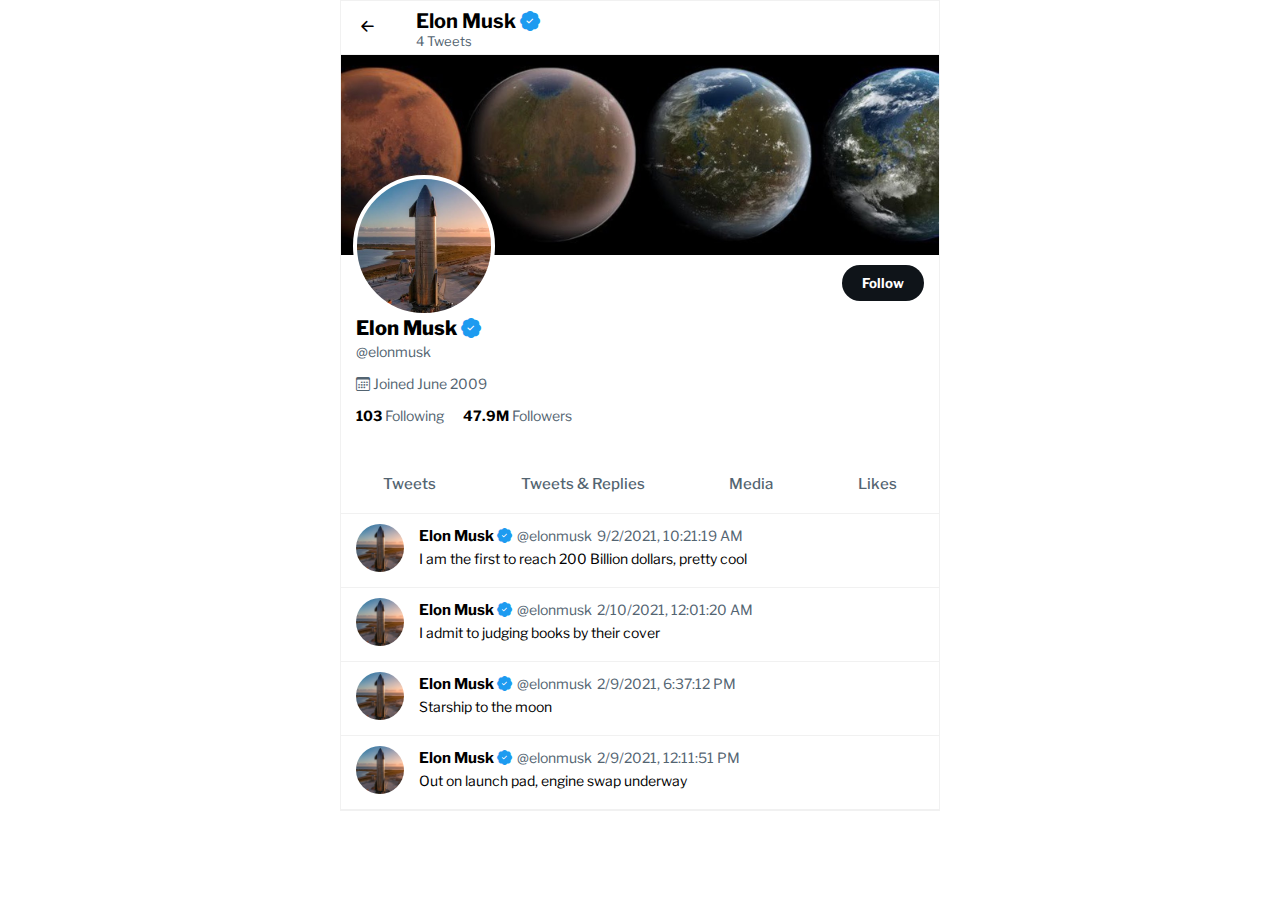
<file: index.html>
<!DOCTYPE html>
<html lang="en">
<head>
  <meta charset="UTF-8">
  <meta http-equiv="X-UA-Compatible" content="IE=edge">
  <meta name="viewport" content="width=device-width, initial-scale=1.0">
  <title>Document</title>
  <script defer src="index.js"></script>
  <link href="style.css" rel="stylesheet">
  <link rel="stylesheet" href="https://use.fontawesome.com/releases/v5.15.4/css/all.css" integrity="sha384-DyZ88mC6Up2uqS4h/KRgHuoeGwBcD4Ng9SiP4dIRy0EXTlnuz47vAwmeGwVChigm" crossorigin="anonymous">
  <link rel="stylesheet" href="https://cdn.jsdelivr.net/npm/bootstrap-icons@1.7.0/font/bootstrap-icons.css">
  <script src="https://code.jquery.com/jquery-3.6.0.js" integrity="sha256-H+K7U5CnXl1h5ywQfKtSj8PCmoN9aaq30gDh27Xc0jk=" crossorigin="anonymous"></script>
</head>
<body>
  <div class="card">
    <div class="header">
      
    </div>
    <div class="profile-card">
      <div class="cover-photo-container">
        
      </div>
      <div class="profile-image">
        <div class="overlay"></div>
      </div>
      <div class="profile-info-section">

      </div>
    </div>
    <div class="tabs-section">
      
    </div>
    <div class="tweets-section">
      
    </div>
  </div>
</body>
</html>

<!-- whole card container
      top section header
    middle section for profile picture 
  middle bar that contains tweets & media tab
bottom section that has tweets
-->
</file>
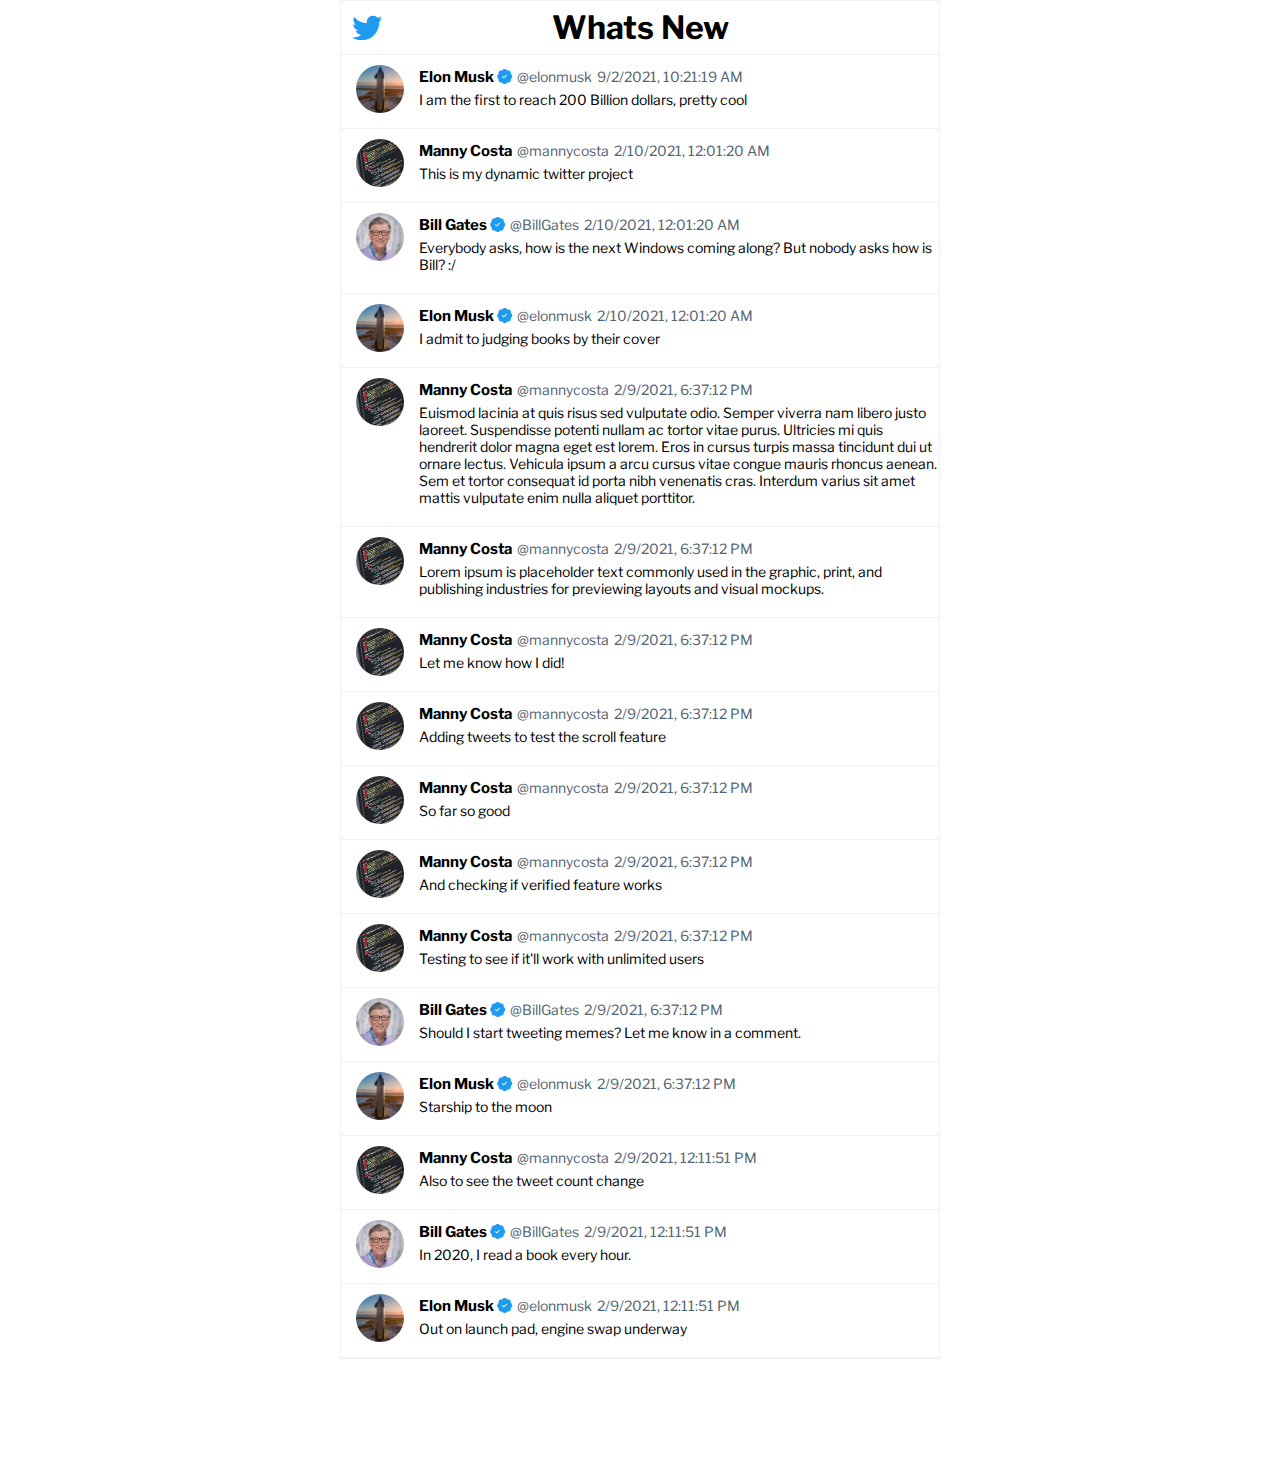
<file: timeline.html>
<!DOCTYPE html>
<html lang="en">

<head>
  <meta charset="UTF-8">
  <meta http-equiv="X-UA-Compatible" content="IE=edge">
  <meta name="viewport" content="width=device-width, initial-scale=1.0">
  <title>Document</title>
  <script defer src="timeline.js"></script>
  <link href="style.css" rel="stylesheet">
  <link rel="stylesheet" href="https://use.fontawesome.com/releases/v5.15.4/css/all.css"
    integrity="sha384-DyZ88mC6Up2uqS4h/KRgHuoeGwBcD4Ng9SiP4dIRy0EXTlnuz47vAwmeGwVChigm" crossorigin="anonymous">
  <link rel="stylesheet" href="https://cdn.jsdelivr.net/npm/bootstrap-icons@1.7.0/font/bootstrap-icons.css">
</head>

<body>
  <div class="card">
    <div class="timeline-header">
      <div class="twitter-btn">
        <button onClick="window.location.reload();"><i class="bi bi-twitter"></i></button>
      </div>
      <div class="timeline-title">
        <h1>Whats New</h1>
      </div>
      <div class="empty-space">

      </div>
    </div>
    <div class="timeline-tweets">

    </div>
</body>

</html>
</file>
<file: style.css>
@import url('https://fonts.googleapis.com/css2?family=Libre+Franklin:wght@100;200;300;400;500;600;700;800&display=swap');

* {
  margin: 0;
  font-family: 'Libre Franklin', sans-serif;
}

.card {
  margin: auto;
  width: 598px;
  border: 1px solid #f1f1f1;
  margin-bottom: 100px;
}

.bi-patch-check-fill {
  color: rgb(29, 155, 240);
}

h2 {
  font-weight: 700;
  font-size: 20px;
}

.header {
  height: 53px;
  display: flex;
  background-color: white;
  border-bottom: 1px solid #f1f1f1;
}

.timeline-header {
  height: 53px;
  display: flex;
  justify-content: space-between;
  background-color: white;
  border-bottom: 1px solid #f1f1f1;
}
.twitter-btn {
  width: 52px;
  display: flex;
  align-items: center;
  justify-content: center;

}
.timeline-header button{
  border:none;
  background: none;
  font-size: 30px;
  color: #1D9BF0;
}

.timeline-header button:hover{
  cursor: pointer;
}

.timeline-title {
  display: flex;
  align-items: center;
}
.empty-space {
  width: 52px;
}
.sticky {
  position: fixed;
  top: 0;
  width: 598px;
  z-index: 1;
}

.timeline-btn {
  font-size: 25px;
  border: none;
  margin: 8px;
  margin-right: 30px;
  padding: 3px 6px;
  background-color: white;
  border-radius: 50%;
  transition: background-color .15s ease-in-out;
}

.timeline-btn:hover {
  cursor: pointer;
  background-color: #f1f1f1;
  transition: background-color .15s ease-in-out;
}

.sticky-btn {
  visibility: hidden;
  border: none;
  color: white;
  background-color: rgb(15, 20, 25);
  padding: 10px 20px;
  border-radius: 20px;
  font-weight: 700;
  transition: opacity .25s ease-in-out;
  margin: 10px 15px 0px 0px;
}

.sticky-btn:hover {
  cursor: pointer;
  opacity: .90;
  transition: opacity .25s ease-in-out;
}
.header-name {
  width: 454px;
}

.header h2 {
  margin-top: 8px;
}

.header p {
  font-size: 13px;
}

p {
  font-weight: 400;
  color: rgb(83, 100, 113);
  font-size: 14px;
}

.profile-card {
  height: 400px;
  position: relative;
}

.cover-photo-container {
  height: 50%;
  background-size: contain;
}

.cover-photo-container:hover {
  cursor: pointer;
}

.profile-image {
  background-size: contain;
  position: absolute;
  width: 133.5px;
  height: 133.5px;
  border-radius: 50%;
  border: 4px solid white;
  left: 12px;
  top: 30%;
}

.profile-image:hover .overlay {
  cursor: pointer;
  width: 100%;
  height: 100%;
  position: absolute;
  background-color: #000;
  opacity: 0.1;
  border-radius: 50%;
}

.profile-info-section {
  margin: 0px 15px;
}

.profile-info-section h2 {
  font-weight: 800;
}

.follow-container {
  display: flex;
  justify-content: right;
  margin-top: 10px;
  margin-bottom: 15px;
}

.follow-btn {
  border: none;
  color: white;
  background-color: rgb(15, 20, 25);
  padding: 10px 20px;
  border-radius: 20px;
  font-weight: 700;
  transition: opacity .25s ease-in-out;
}

.follow-btn:hover {
  cursor: pointer;
  opacity: .90;
  transition: opacity .25s ease-in-out;
}

.user-info {
  margin-bottom: 3px;
}

.user-name {
  margin-bottom: 15px;
}

.joined-date {
  margin-bottom: 15px;
}

.following {
  display: flex;
  width: 38%;
  justify-content: space-between;
}

.follow-num {
  color: black;
  font-weight: 700;
}

.tabs-section {
  display: flex;
  justify-content: space-between;
}

.tabs-section button {
  font-weight: 500;
  font-size: 15px;
  background: transparent;
  border: none;
  color: rgb(83, 100, 113);
  align-items: center;
  padding: 20px 0px;
  flex-grow: 1;
  border-bottom: 1px solid #f1f1f1;
  transition: background-color .15s ease-in-out;
}

.tabs-section button:hover {
  cursor: pointer;
  background-color: lightgrey;
  transition: background-color .15s ease-in-out;
}

.tabs-section button:active {
  color: black;
}

.tweet-content {
  display: flex;
  border-bottom: 1px solid #f1f1f1;
}

.tweet-photo {
  float: left;
  margin: 10px 15px;
}

.photo {
  width: 48px;
  border-radius: 50%;
}

.tweet-upper {
  display: flex;
  margin-bottom: 5px;
}

.tweet-upper a {
  color: inherit;
  text-decoration: none;
}

.tweet-lower {
  height: 50%
}

.tweet-display-name {
  font-size: 15px;
  margin: 13px 5px 0px 0px;
}

.tweet-user-name {
  margin: 13px 5px 0px 0px;
}

.tweet-time {
  margin: 13px 5px 0px 0px;
}

.tweet-text {
  color: black;
  margin-bottom: 20px;
}

.no-tweets {
  margin: 50px 33%;
}
</file>
